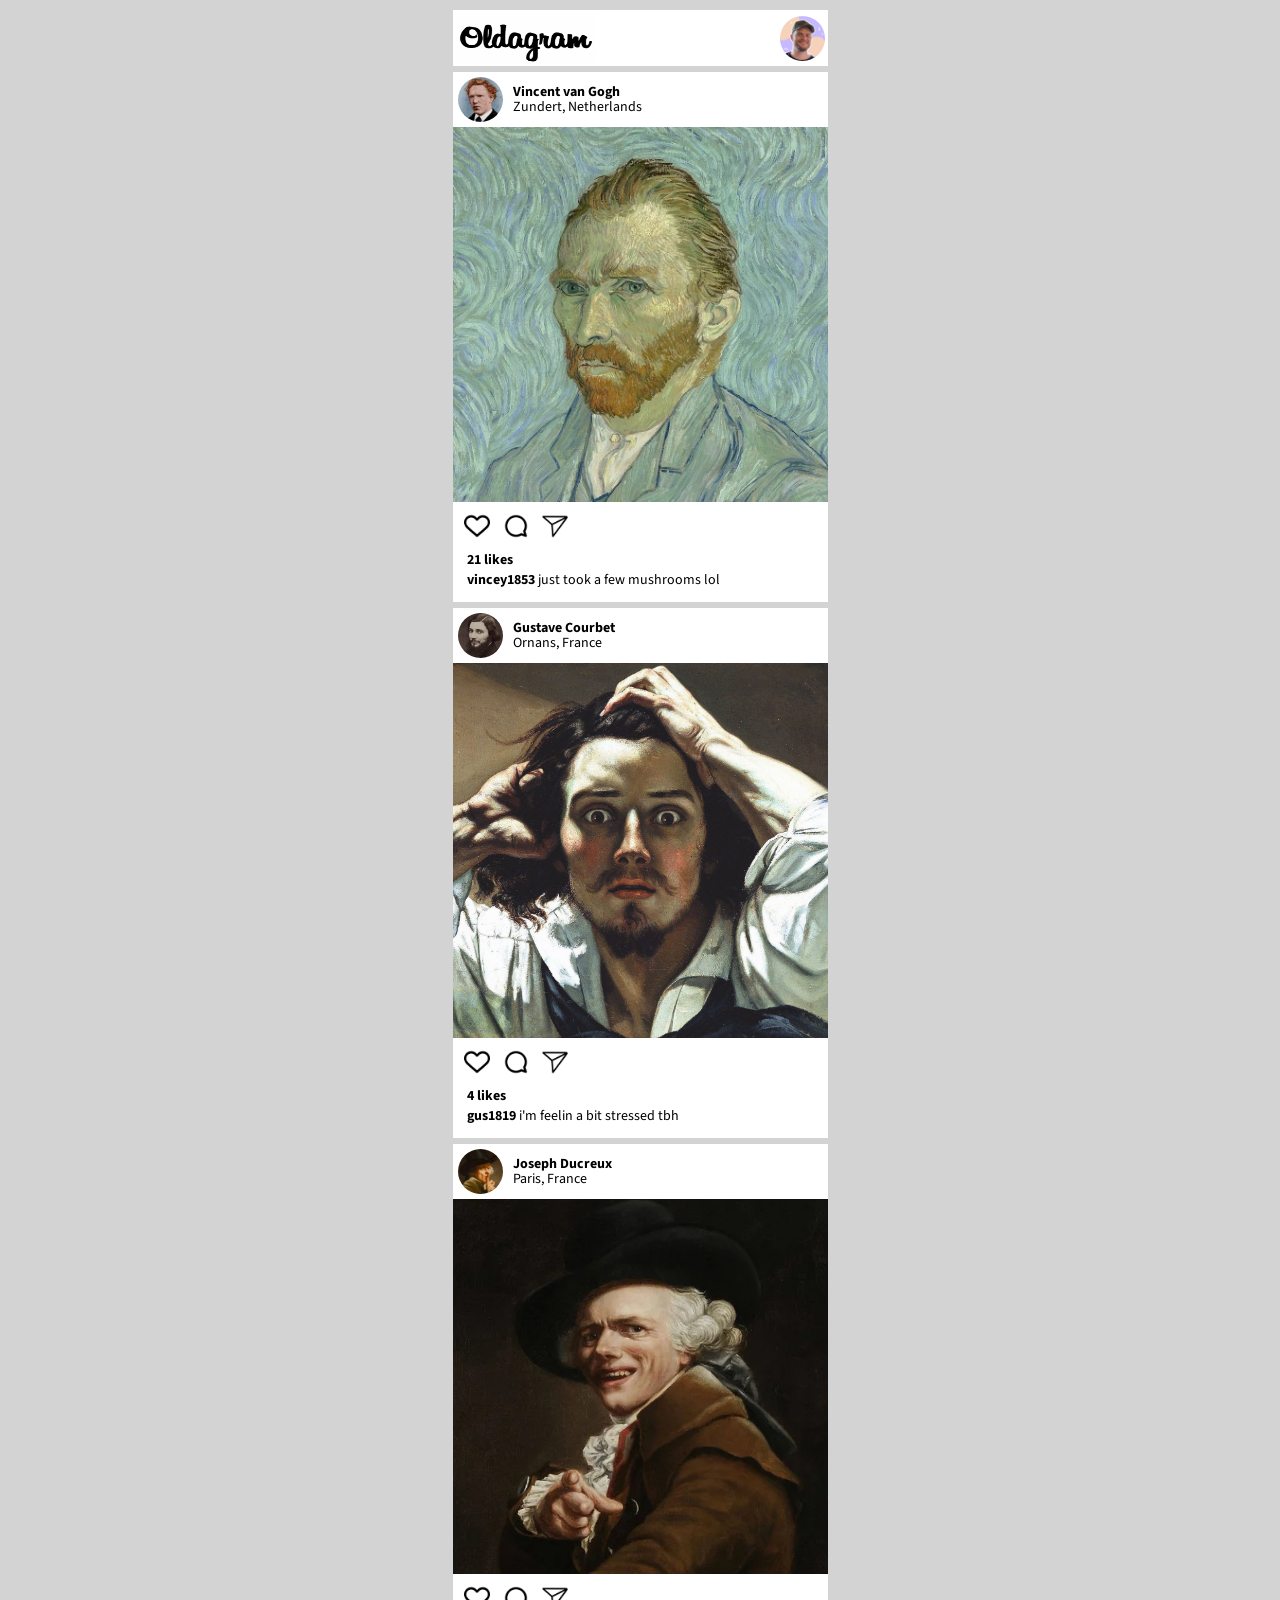
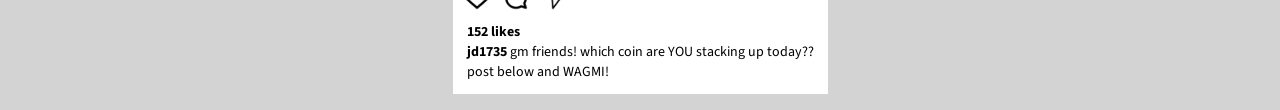
<file: odagram/index.html>
<!DOCTYPE html>
<html lang="en">
    <head>
        <meta charset="UTF-8" />
        <meta name="viewport" content="width=device-width, initial-scale=1.0" />
        <link rel="stylesheet" href="index.css" />
        <link rel="preconnect" href="https://fonts.googleapis.com" />
        <link rel="preconnect" href="https://fonts.gstatic.com" crossorigin />
        <link
            href="https://fonts.googleapis.com/css2?family=Roboto:wght@300;400&family=Source+Sans+3:ital,wght@0,200..900;1,200..900&display=swap"
            rel="stylesheet"
        />
        <title>Your Feed</title>
    </head>
    <body>
        <header class="container">
            <img src="images/logo.png" />
            <img class="avatar-pic" src="images/user-avatar.png" />
        </header>
        <main></main>
        <script src="index.js"></script>
    </body>
</html>
</file>
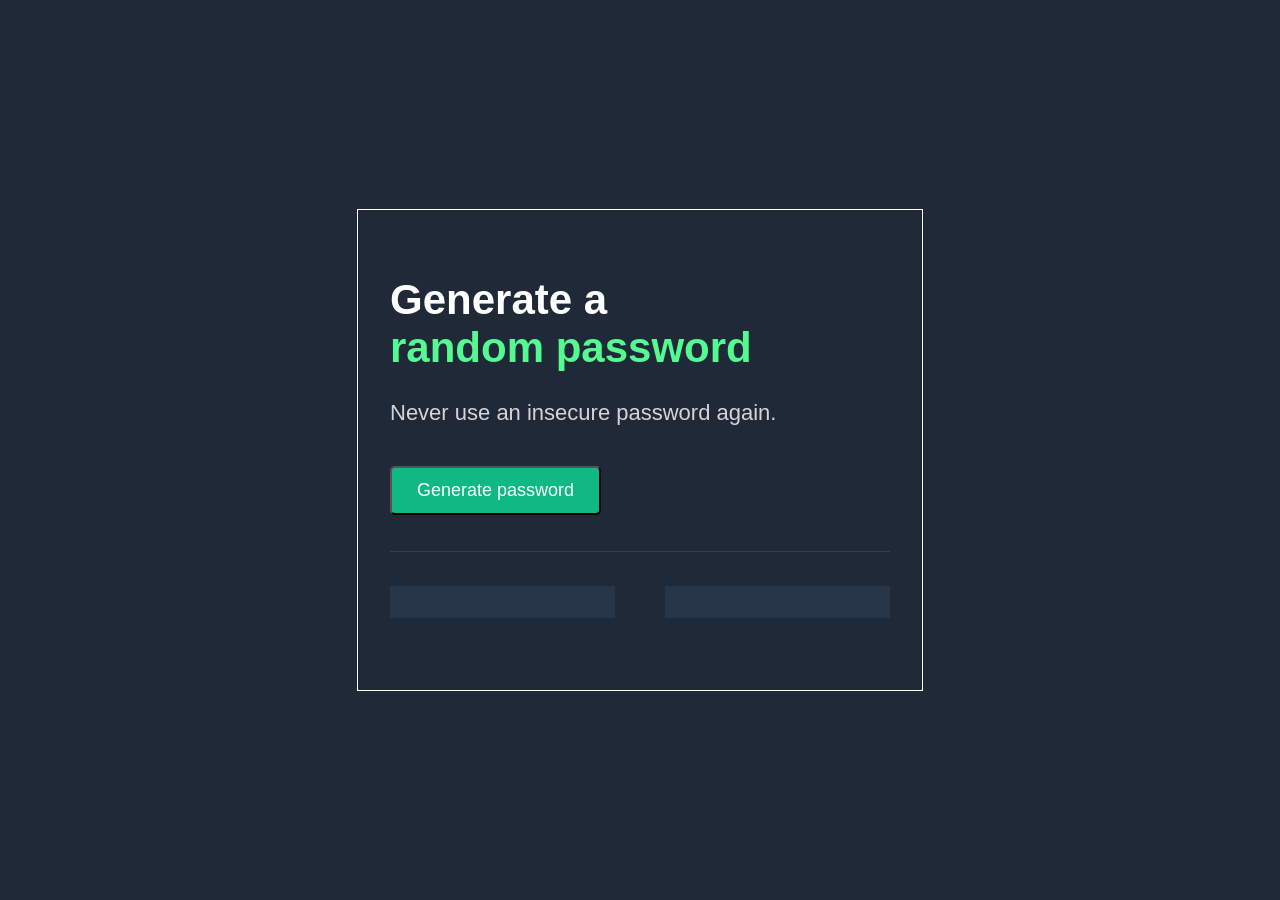
<file: password-generator/index.html>
<!DOCTYPE html>
<html lang="en">
    <head>
        <meta charset="UTF-8" />
        <meta name="viewport" content="width=device-width, initial-scale=1.0" />
        <title>Random Password Generator</title>
        <link rel="stylesheet" href="style.css" />
    </head>
    <body>
        <main>
            <h1 class="white">
                Generate a <span class="green">random password</span>
            </h1>
            <p id="slogan">Never use an insecure password again.</p>
            <button id="generate">Generate password</button>
            <div id="password">
                <p class="pw-field green" id="password-display-1"></p>
                <p class="pw-field green" id="password-display-2"></p>
            </div>
        </main>
        <script src="app.js"></script>
    </body>
</html>
</file>
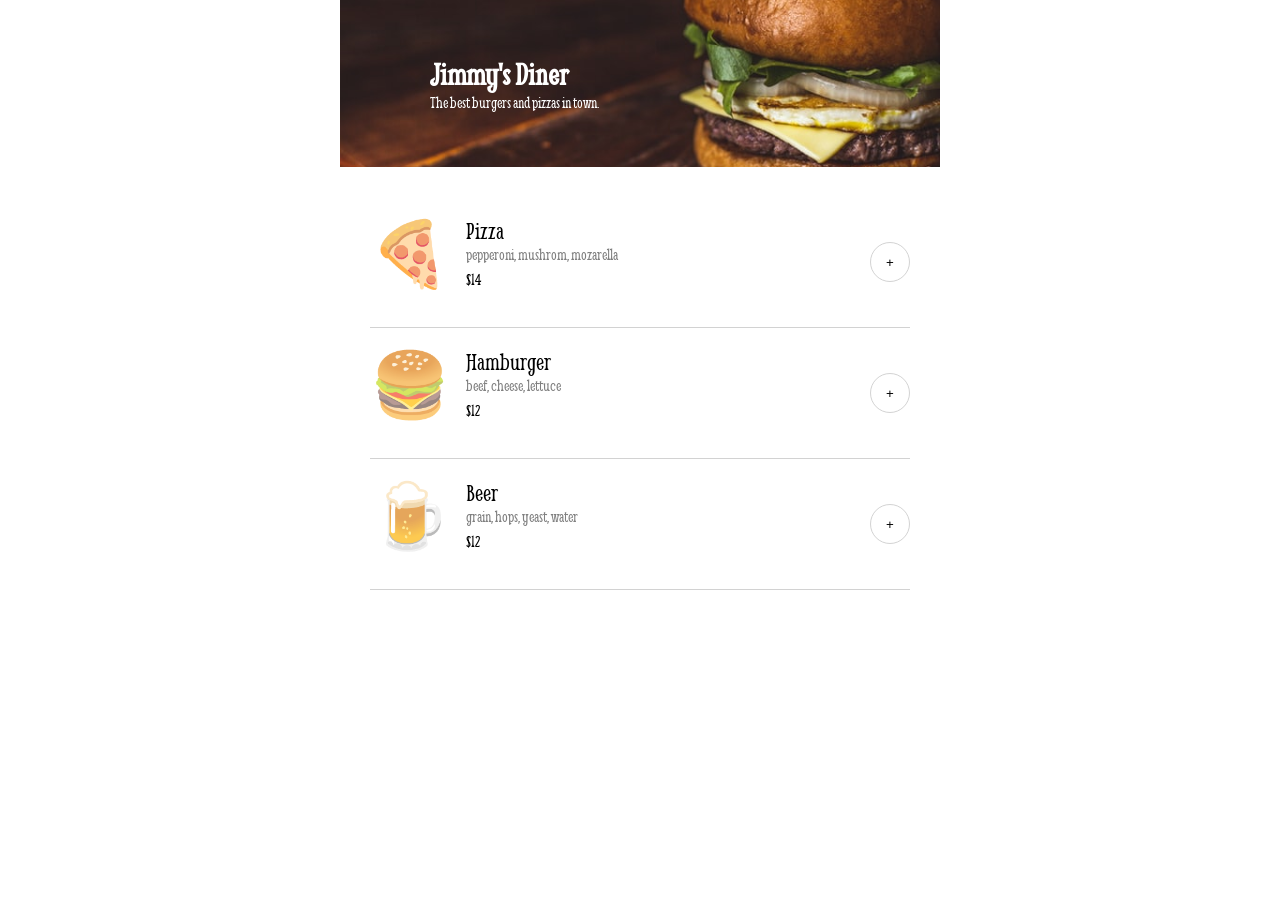
<file: restaurant-ordering-app/index.html>
<!DOCTYPE html>
<html lang="en">
    <head>
        <meta charset="UTF-8" />
        <meta name="viewport" content="width=device-width, initial-scale=1.0" />
        <title>Mobile Ordering App</title>
        <link rel="stylesheet" href="index.css" />
        <link rel="preconnect" href="https://fonts.googleapis.com" />
        <link rel="preconnect" href="https://fonts.gstatic.com" crossorigin />
        <link
            href="https://fonts.googleapis.com/css2?family=Smythe&display=swap"
            rel="stylesheet"
        />
    </head>
    <body>
        <div class="container">
            <header>
                <h1>Jimmy's Diner</h1>
                <p>The best burgers and pizzas in town.</p>
            </header>
            <main>
                <section id="food-container"></section>
                <section id="checkout-container"></section>
            </main>
        </div>
        <script src="index.js" type="module"></script>
    </body>
</html>
</file>
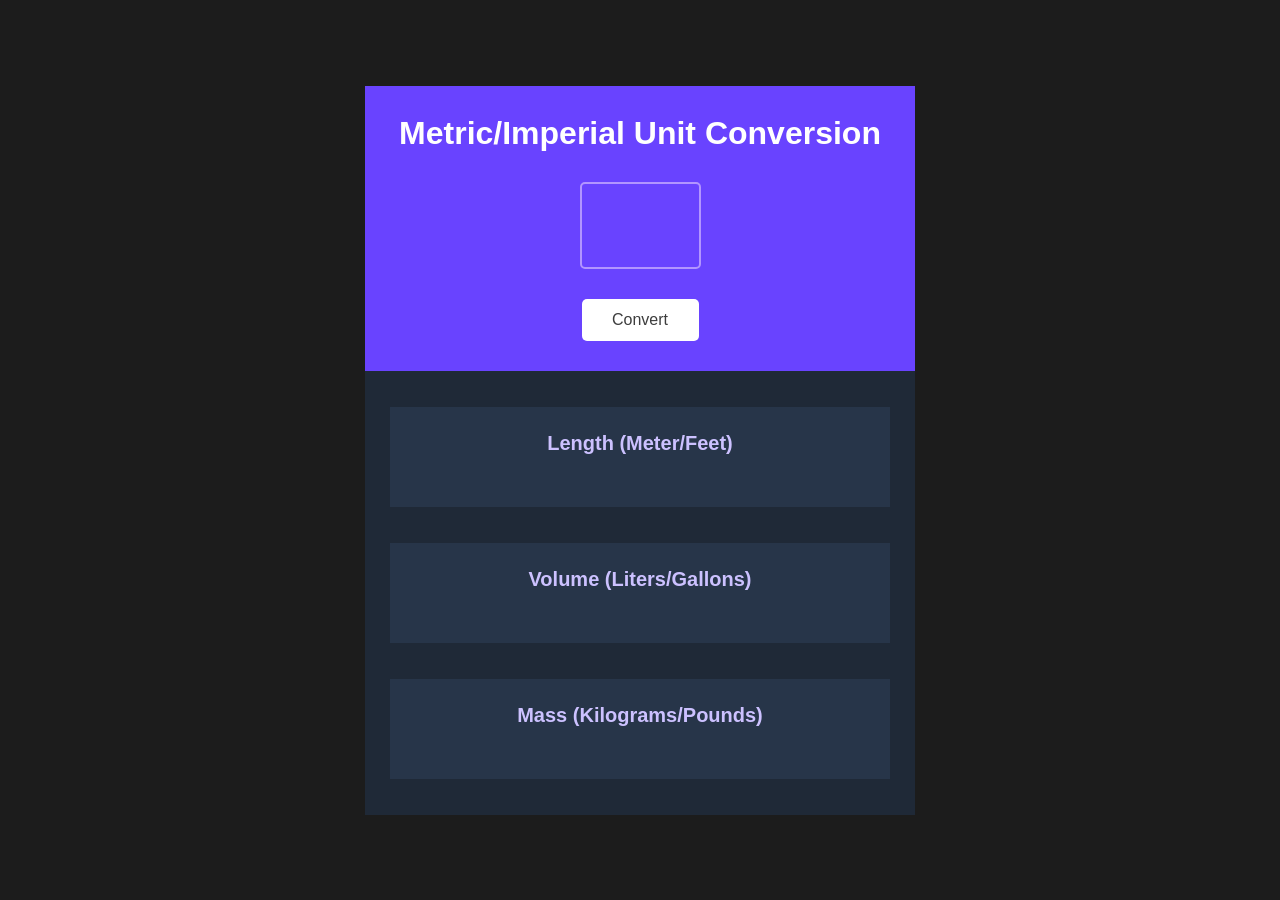
<file: unit-conversion/index.html>
<!DOCTYPE html>
<html lang="en">
    <head>
        <meta charset="UTF-8" />
        <meta name="viewport" content="width=device-width, initial-scale=1.0" />
        <title>Unit Conversion</title>
        <link rel="stylesheet" href="style.css" />
    </head>
    <body>
        <main>
            <div id="data-section">
                <h1>Metric/Imperial Unit Conversion</h1>
                <input type="text" id="unit-input" />
                <button id="convert-btn">Convert</button>
            </div>
            <div id="unit-section">
                <div class="unit-item">
                    <h2 class="unit-heading">Length (Meter/Feet)</h2>
                    <p id="length"></p>
                </div>
                <div class="unit-item">
                    <h2 class="unit-heading">Volume (Liters/Gallons)</h2>
                    <p id="volume"></p>
                </div>
                <div class="unit-item">
                    <h2 class="unit-heading">Mass (Kilograms/Pounds)</h2>
                    <p id="mass"></p>
                </div>
            </div>
        </main>
        <script src="app.js"></script>
    </body>
</html>
</file>
<file: odagram/index.css>
* {
    margin: 0;
    padding: 0;
    font-size: 14px;
    box-sizing: border-box;
}

html,
body {
    padding: 5px;
    font-family: "Source Sans 3", sans-serif;
    background-color: lightgrey;
}

.container {
    width: 375px;
    margin: 0 auto;
    overflow: clip;
    background-color: white;
}

/* Header Section */

header {
    width: 100%;
    display: flex;
    justify-content: space-between;
    align-items: center;
    padding: 3px;
}

header img:first-child {
    width: 140px;
    height: 50px;
}

/* Post Item Section */

.post-item {
    margin: 6px auto;
    padding-bottom: 10px;
}

.post-user-info {
    margin: 0 10px;
    line-height: 15px;
}

.post-user-info p:first-child {
    font-weight: bold;
}

.post-header {
    display: flex;
    align-items: center;
    padding: 5px;
}

.avatar-pic {
    width: 45x;
    height: 45px;
    border-radius: 50%;
}

.post-img {
    width: 375px;
    height: 375px;
    object-fit: cover;
}

/* Post Interactive and Comment Section */

.post-interactive > * {
    margin: 2px 0;
    padding: 3px 6px;
}

.post-text {
    padding: 0 14px;
    font-weight: bold;
    font-size: 14px;
}

.post-icons img {
    width: 26px;
    margin: 0 5px;
}

.post-icons img:hover {
    opacity: 0.7;
    cursor: pointer;
}

.comment {
    font-weight: 400;
}
</file>
<file: password-generator/style.css>
body {
    background-color: #1f2937;
    font-family: "Karla", sans-serif;
    width: 100%;
    height: 100vh;
    box-sizing: border-box;
    margin: 0;
    display: flex;
    justify-content: center;
    align-items: center;
}

main {
    border: 1px solid white;
    padding: 3% 2.5%;
}

.white {
    color: white;
}

.green {
    color: #55f991;
}

h1 {
    font-weight: 800;
    font-size: 42px;
    width: 380px;
}

#slogan {
    color: #d5d4d8;
    font-size: 22px;
}

#generate {
    background-color: #10b981;
    color: white;
    font-size: 18px;
    padding: 12px 25px;
    border-radius: 5px;
    margin: 2vh 0;
}

#generate:hover {
    cursor: pointer;
}

#password {
    margin: 2vh 0;
    width: 500px;
    border-top: 1px solid #2f3e53;
    display: flex;
    justify-content: space-between;
    padding: 2vh 0 0;
}

.pw-field {
    width: 225px;
    height: 3.5vh;
    background-color: #273549;
    display: flex;
    justify-content: center;
    align-items: center;
}
</file>
<file: restaurant-ordering-app/index.css>
* {
    margin: 0;
    padding: 0;
    box-sizing: border-box;
}

body {
    height: 100vh;
    width: 100%;
    font-family: Smythe;
}

.container {
    width: 600px;
    margin: auto;
}

header {
    width: 100%;
    height: 167px;
    background-image: url("./asset/burger.jpeg");
    background-size: cover;
    background-position: center -150px;
    color: white;
    display: flex;
    flex-direction: column;
    justify-content: center;
    padding: 0 15%;
}

main {
    width: 100%;
    padding: 5% 5%;
    display: relative;
}

/* FOOD SECTION */

.food {
    display: flex;
    align-items: start;
    border-bottom: 1px solid #d2d2d2;
    padding: 20px 0;
}

.food-info {
    margin-left: 2vw;
}

.food-emoji {
    width: 70px;
    height: 90px;
    font-size: 4rem;
    opacity: 0.7;
}

.add-btn {
    margin: auto 0 auto auto;
    width: 40px;
    height: 40px;
    background-color: white;
    border: 1px solid lightgray;
    border-radius: 100%;
}

.add-btn:hover {
    cursor: pointer;
    background-color: lightgray;
}

.food-name {
    font-weight: 400;
}

.food-ingredients {
    color: gray;
}
.food-price {
    margin-top: 6px;
}

/* ORDER CHECKOUT SECTION */

#order-header {
    text-align: center;
    font-weight: 400;
    margin: 2vh 0;
}

#order-items-con {
    width: 100%;
    border-bottom: 2px solid black;
}

#order-btn {
    height: 40px;
    width: 100%;
    color: white;
    background-color: #16db99;
    border: none;
    margin-top: 3vh;
}

#order-btn:hover {
    opacity: 0.8;
    cursor: pointer;
}

.price {
    display: flex;
    justify-content: space-between;
    margin: 0.5vh 0;
}

/* FOOD ITEM CHECKOUT */
.food-item {
    display: flex;
    justify-content: space-between;
    font-size: 1.3rem;
}

.food-checkout-info {
    display: flex;
    align-items: center;
    gap: 5px;
}

.food-checkout-info button {
    border: none;
    background-color: white;
    color: gray;
}

.food-checkout-info button:hover {
    cursor: pointer;
    color: red;
}

.food-checkout-info .quantity {
    color: lightseagreen;
}

/* PAY MODAL */

#pay-modal {
    position: fixed;
    width: 450px;
    height: 450px;
    left: 50%;
    top: 50%;
    transform: translate(-50%, -80%);
    background-color: white;
    box-shadow: 0 0 20px darkgray;
    z-index: 999;
    padding: 40px;
}

#pay-modal form {
    width: 100%;
    height: 100%;
}

#pay-modal fieldset {
    height: 70%;
    display: flex;
    flex-direction: column;
    justify-content: space-around;
    border: none;
}

#pay-modal form input {
    width: 100%;
    display: block;
    padding: 15px;
}

#pay-btn {
    height: 40px;
    width: 100%;
    color: white;
    background-color: #16db99;
    border: none;
    margin-top: 3vh;
}

#pay-btn:hover {
    opacity: 0.8;
    cursor: pointer;
}

.thank-you-message {
    width: 100%;
    color: #065f46;
    background-color: #ecfdf5;
    padding: 35px 20px;
    text-align: center;
    margin: 10px 0;
}
</file>
<file: unit-conversion/style.css>
* {
    margin: 0;
    padding: 0;
}

body {
    height: 100vh;
    width: 100%;
    background-color: #1c1c1c;
    display: flex;
    justify-content: center;
    align-items: center;
    color: white;
    font-family: sans-serif;
}

main {
    width: 550px;
    height: 729px;
    background-color: #6943ff;
    display: flex;
    flex-direction: column;
}

/* Data Section */

#data-section {
    width: 100%;
    height: 285px;
    display: flex;
    flex-direction: column;
    justify-content: space-evenly;
    align-items: center;
}
#unit-input {
    background-color: transparent;
    border: 2px solid #b295ff;
    width: 117px;
    height: 83px;
    border-radius: 5px;
    font-size: 58px;
    text-align: center;
    color: white;
    font-weight: bold;
}

#convert-btn {
    display: block;
    width: 117px;
    height: 42px;
    background-color: white;
    color: #3d3d3d;
    border: none;
    border-radius: 5px;
    font-size: 16px;
}

#convert-btn:hover {
    cursor: pointer;
}

/* Unit Section */

#unit-section {
    width: 100%;
    flex: 1;
    background-color: #1f2937;
    display: flex;
    flex-direction: column;
    justify-content: space-evenly;
    align-items: center;
}

.unit-item {
    background-color: #273549;
    width: 500px;
    height: 100px;
    display: flex;
    flex-direction: column;
    justify-content: space-evenly;
    align-items: center;
    text-align: center;
}

.unit-heading {
    font-size: 20px;
    color: #ccc1ff;
}
</file>
